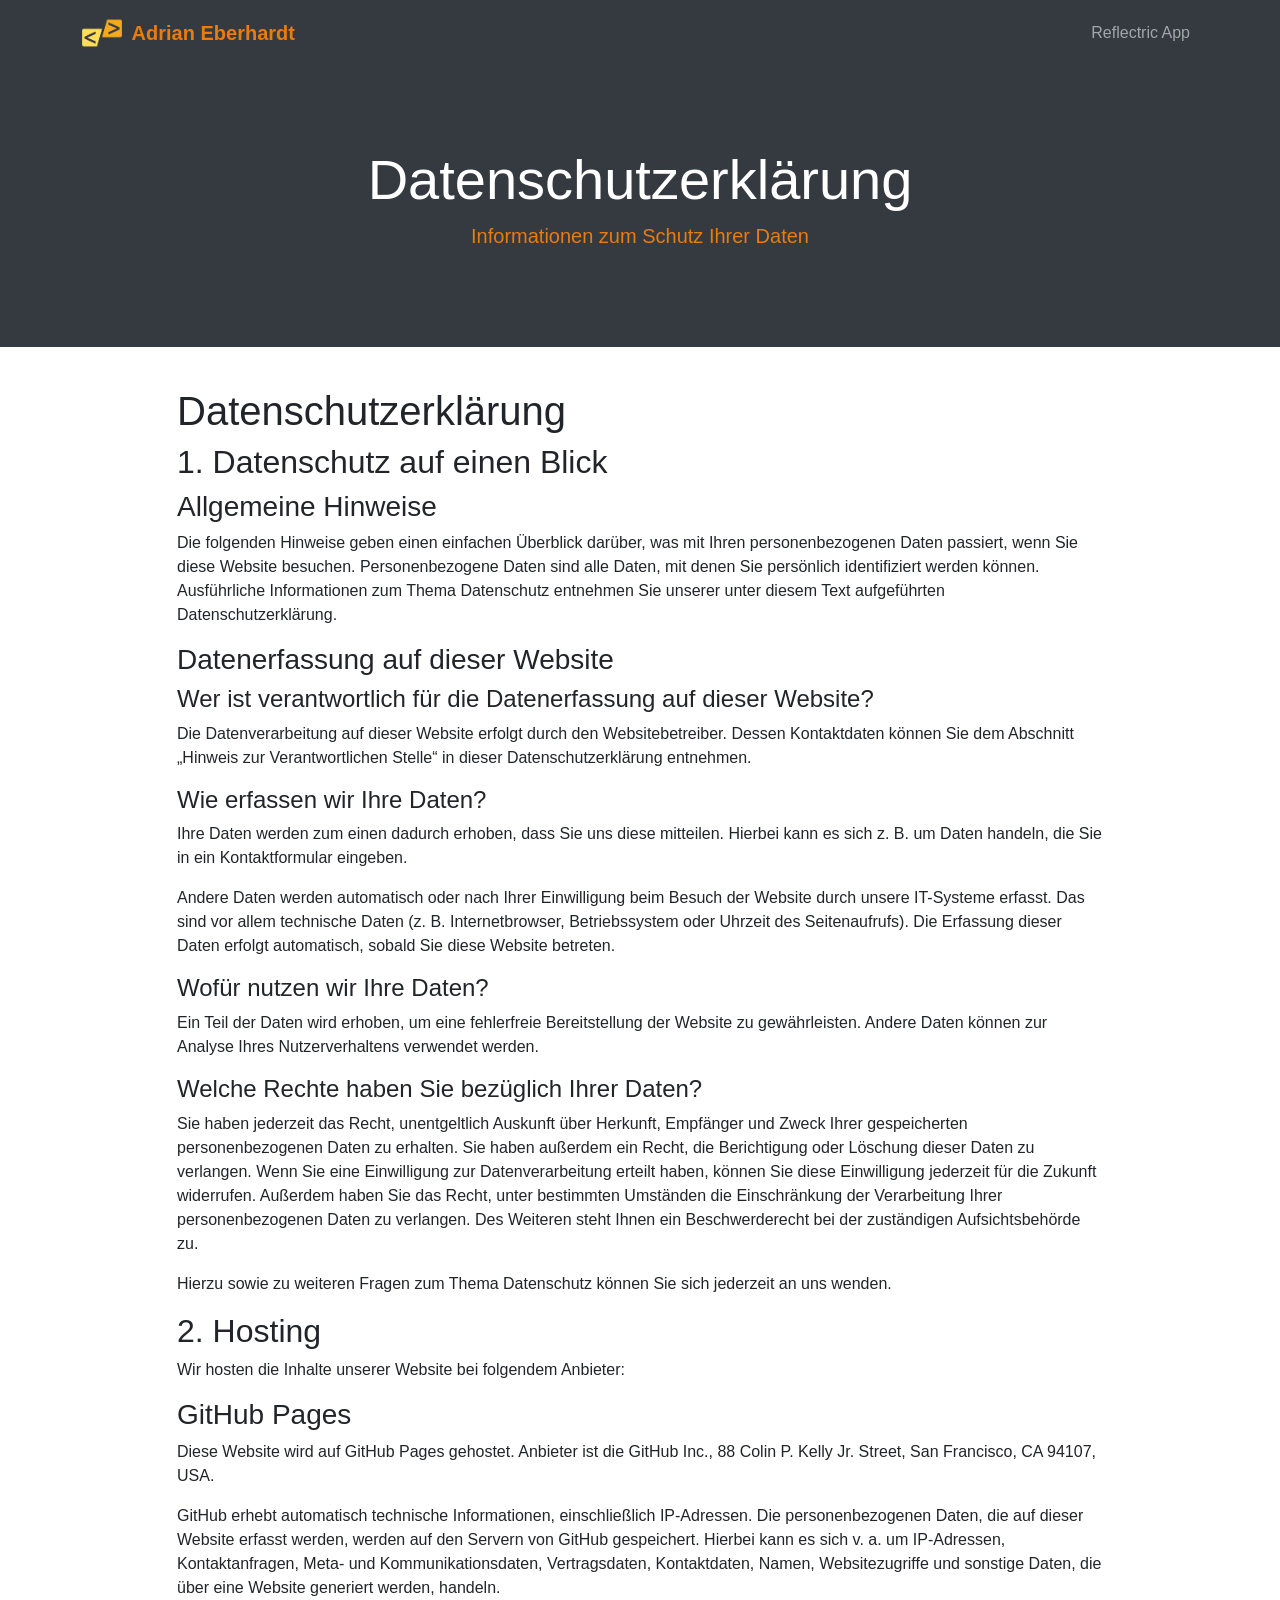
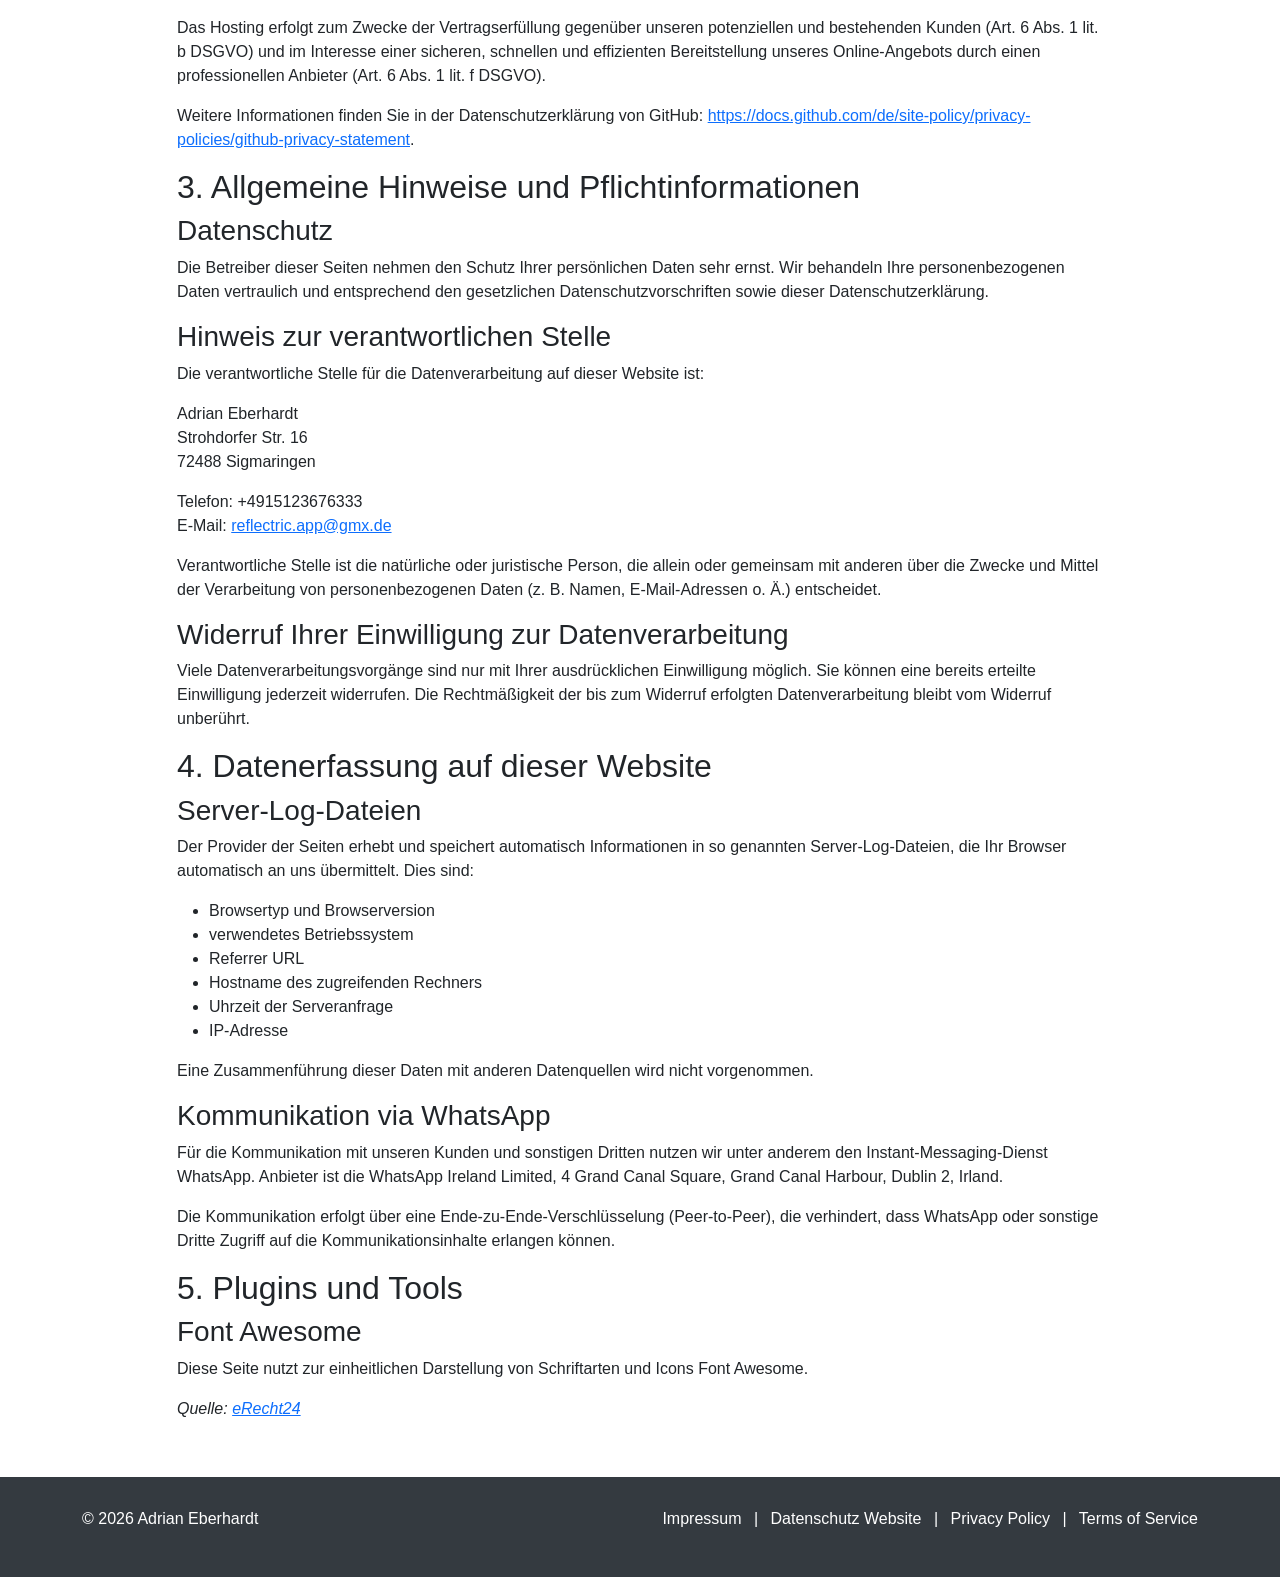
<file: html/datenschutz.html>
<!DOCTYPE html>
<html lang="de">

<head>
  <meta charset="UTF-8">
  <meta name="viewport" content="width=device-width, initial-scale=1.0">
  <meta name="description" content="Datenschutzerklärung für die Reflectric Website">
  <title>Reflectric | Datenschutz</title>

  <!-- Bootstrap CSS -->
  <link href="https://cdn.jsdelivr.net/npm/bootstrap@5.3.0/dist/css/bootstrap.min.css" rel="stylesheet">
  <!-- FontAwesome für Icons -->
  <link rel="stylesheet" href="https://cdnjs.cloudflare.com/ajax/libs/font-awesome/6.4.0/css/all.min.css">

  <style>
    :root {
      --primary: #e87c0f;
      --dark-gray: #343a40;
      --light-gray: #f7f7f7;
    }

    body {
      font-family: 'Helvetica Neue', Arial, sans-serif;
    }

    .navbar {
      background-color: var(--dark-gray);
    }

    .navbar-brand {
      color: var(--primary) !important;
      font-weight: 600;
      display: inline-flex;
      align-items: center;
      gap: 0.6rem;
    }

    .navbar-brand img {
      height: 40px;
      width: auto;
      border-radius: 8px;
    }

    .text-primary {
      color: var(--primary) !important;
    }

    .datenschutz-header {
      background-color: var(--dark-gray);
      color: white;
      padding: 80px 0;
    }

    .section-padding {
      padding: 60px 0;
    }

    footer {
      padding: 30px 0;
      background-color: var(--dark-gray);
      color: white;
    }

    footer a {
      color: white;
      text-decoration: none;
    }

    footer a:hover {
      color: var(--primary);
    }

    h2.datenschutz-title {
      margin-top: 2rem;
      margin-bottom: 1rem;
      font-size: 1.5rem;
      border-bottom: 2px solid var(--primary);
      padding-bottom: 0.5rem;
    }

    main {
      padding: 40px 0;
    }

    .datenschutz-section {
      margin-bottom: 40px;
    }
  </style>
</head>

<body>
  <!-- Navigation -->
  <nav class="navbar navbar-expand-lg navbar-dark sticky-top">
    <div class="container">
      <a class="navbar-brand" href="https://oxadd1.github.io/adrianeberhardt.github.io/">
        <img src="../img/logo.png" alt="Logo Adrian Eberhardt">
        Adrian Eberhardt
      </a>
      <button class="navbar-toggler" type="button" data-bs-toggle="collapse" data-bs-target="#navbarNav">
        <span class="navbar-toggler-icon"></span>
      </button>
      <div class="collapse navbar-collapse" id="navbarNav">
        <ul class="navbar-nav ms-auto">
          <li class="nav-item">
            <a class="nav-link" href="../index.html">Reflectric App</a>
          </li>
        </ul>
      </div>
    </div>
  </nav>

  <!-- Datenschutz Header -->
  <section class="datenschutz-header">
    <div class="container text-center">
      <h1 class="display-4">Datenschutzerklärung</h1>
      <p class="lead"><span class="text-primary">Informationen zum Schutz Ihrer Daten</span></p>
    </div>
  </section>

  <!-- Hier kommt der Hauptinhalt der Datenschutzerklärung -->
  <main>
    <div class="container">
      <div class="row justify-content-center">
        <div class="col-lg-10">
          <h1>Datenschutz&shy;erkl&auml;rung</h1>
          <h2>1. Datenschutz auf einen Blick</h2>
          <h3>Allgemeine Hinweise</h3>
          <p>Die folgenden Hinweise geben einen einfachen &Uuml;berblick dar&uuml;ber, was mit Ihren personenbezogenen
            Daten passiert, wenn Sie diese Website besuchen. Personenbezogene Daten sind alle Daten, mit denen Sie
            pers&ouml;nlich identifiziert werden k&ouml;nnen. Ausf&uuml;hrliche Informationen zum Thema Datenschutz
            entnehmen Sie unserer unter diesem Text aufgef&uuml;hrten Datenschutzerkl&auml;rung.</p>
          <h3>Datenerfassung auf dieser Website</h3>
          <h4>Wer ist verantwortlich f&uuml;r die Datenerfassung auf dieser Website?</h4>
          <p>Die Datenverarbeitung auf dieser Website erfolgt durch den Websitebetreiber. Dessen Kontaktdaten
            k&ouml;nnen Sie dem Abschnitt &bdquo;Hinweis zur Verantwortlichen Stelle&ldquo; in dieser
            Datenschutzerkl&auml;rung entnehmen.</p>
          <h4>Wie erfassen wir Ihre Daten?</h4>
          <p>Ihre Daten werden zum einen dadurch erhoben, dass Sie uns diese mitteilen. Hierbei kann es sich
            z.&nbsp;B. um Daten handeln, die Sie in ein Kontaktformular eingeben.</p>
          <p>Andere Daten werden automatisch oder nach Ihrer Einwilligung beim Besuch der Website durch unsere
            IT-Systeme erfasst. Das sind vor allem technische Daten (z.&nbsp;B. Internetbrowser, Betriebssystem oder
            Uhrzeit des Seitenaufrufs). Die Erfassung dieser Daten erfolgt automatisch, sobald Sie diese Website
            betreten.</p>
          <h4>Wof&uuml;r nutzen wir Ihre Daten?</h4>
          <p>Ein Teil der Daten wird erhoben, um eine fehlerfreie Bereitstellung der Website zu gew&auml;hrleisten.
            Andere Daten k&ouml;nnen zur Analyse Ihres Nutzerverhaltens verwendet werden.</p>
          <h4>Welche Rechte haben Sie bez&uuml;glich Ihrer Daten?</h4>
          <p>Sie haben jederzeit das Recht, unentgeltlich Auskunft &uuml;ber Herkunft, Empf&auml;nger und Zweck Ihrer
            gespeicherten personenbezogenen Daten zu erhalten. Sie haben au&szlig;erdem ein Recht, die Berichtigung
            oder L&ouml;schung dieser Daten zu verlangen. Wenn Sie eine Einwilligung zur Datenverarbeitung erteilt
            haben, k&ouml;nnen Sie diese Einwilligung jederzeit f&uuml;r die Zukunft widerrufen. Au&szlig;erdem
            haben Sie das Recht, unter bestimmten Umst&auml;nden die Einschr&auml;nkung der Verarbeitung Ihrer
            personenbezogenen Daten zu verlangen. Des Weiteren steht Ihnen ein Beschwerderecht bei der
            zust&auml;ndigen Aufsichtsbeh&ouml;rde zu.</p>
          <p>Hierzu sowie zu weiteren Fragen zum Thema Datenschutz k&ouml;nnen Sie sich jederzeit an uns wenden.</p>

          <h2>2. Hosting</h2>
          <p>Wir hosten die Inhalte unserer Website bei folgendem Anbieter:</p>
          <h3>GitHub Pages</h3>
          <p>Diese Website wird auf GitHub Pages gehostet. Anbieter ist die GitHub Inc., 88 Colin P. Kelly Jr. Street,
            San Francisco, CA 94107, USA.</p>
          <p>GitHub erhebt automatisch technische Informationen, einschließlich IP-Adressen. Die personenbezogenen
            Daten, die auf dieser Website erfasst werden,
            werden auf den Servern von GitHub gespeichert. Hierbei kann es sich v.&nbsp;a. um
            IP-Adressen, Kontaktanfragen, Meta- und Kommunikationsdaten, Vertragsdaten, Kontaktdaten, Namen,
            Websitezugriffe und sonstige Daten, die &uuml;ber eine Website generiert werden, handeln.</p>
          <p>Das Hosting erfolgt zum Zwecke der Vertragserf&uuml;llung gegen&uuml;ber unseren potenziellen und
            bestehenden Kunden (Art. 6 Abs. 1 lit. b DSGVO) und im Interesse einer sicheren, schnellen und
            effizienten Bereitstellung unseres Online-Angebots durch einen professionellen Anbieter (Art. 6 Abs. 1
            lit. f DSGVO).</p>
          <p>Weitere Informationen finden Sie in der Datenschutzerkl&auml;rung von GitHub: <a
              href="https://docs.github.com/de/site-policy/privacy-policies/github-privacy-statement" target="_blank"
              rel="noopener noreferrer">https://docs.github.com/de/site-policy/privacy-policies/github-privacy-statement</a>.
          </p>

          <h2>3. Allgemeine Hinweise und Pflicht&shy;informationen</h2>
          <h3>Datenschutz</h3>
          <p>Die Betreiber dieser Seiten nehmen den Schutz Ihrer pers&ouml;nlichen Daten sehr ernst. Wir behandeln
            Ihre personenbezogenen Daten vertraulich und entsprechend den gesetzlichen Datenschutzvorschriften sowie
            dieser Datenschutzerkl&auml;rung.</p>

          <h3>Hinweis zur verantwortlichen Stelle</h3>
          <p>Die verantwortliche Stelle f&uuml;r die Datenverarbeitung auf dieser Website ist:</p>
          <p>Adrian Eberhardt<br />
            Strohdorfer Str. 16<br />
            72488 Sigmaringen</p>

          <p>Telefon: +4915123676333<br />
            E-Mail: <a href="mailto:reflectric.app@gmx.de">reflectric.app@gmx.de</a></p>
          <p>Verantwortliche Stelle ist die nat&uuml;rliche oder juristische Person, die allein oder gemeinsam mit
            anderen &uuml;ber die Zwecke und Mittel der Verarbeitung von personenbezogenen Daten (z.&nbsp;B. Namen,
            E-Mail-Adressen o. &Auml;.) entscheidet.</p>

          <h3>Widerruf Ihrer Einwilligung zur Datenverarbeitung</h3>
          <p>Viele Datenverarbeitungsvorg&auml;nge sind nur mit Ihrer ausdr&uuml;cklichen Einwilligung m&ouml;glich.
            Sie k&ouml;nnen eine bereits erteilte Einwilligung jederzeit widerrufen. Die Rechtm&auml;&szlig;igkeit
            der bis zum Widerruf erfolgten Datenverarbeitung bleibt vom Widerruf unber&uuml;hrt.</p>

          <h2>4. Datenerfassung auf dieser Website</h2>
          <h3>Server-Log-Dateien</h3>
          <p>Der Provider der Seiten erhebt und speichert automatisch Informationen in so genannten
            Server-Log-Dateien, die Ihr Browser automatisch an uns &uuml;bermittelt. Dies sind:</p>
          <ul>
            <li>Browsertyp und Browserversion</li>
            <li>verwendetes Betriebssystem</li>
            <li>Referrer URL</li>
            <li>Hostname des zugreifenden Rechners</li>
            <li>Uhrzeit der Serveranfrage</li>
            <li>IP-Adresse</li>
          </ul>
          <p>Eine Zusammenf&uuml;hrung dieser Daten mit anderen Datenquellen wird nicht vorgenommen.</p>

          <h3>Kommunikation via WhatsApp</h3>
          <p>F&uuml;r die Kommunikation mit unseren Kunden und sonstigen Dritten nutzen wir unter anderem den
            Instant-Messaging-Dienst WhatsApp. Anbieter ist die WhatsApp Ireland Limited, 4 Grand Canal Square,
            Grand Canal Harbour, Dublin 2, Irland.</p>
          <p>Die Kommunikation erfolgt &uuml;ber eine Ende-zu-Ende-Verschl&uuml;sselung (Peer-to-Peer), die
            verhindert, dass WhatsApp oder sonstige Dritte Zugriff auf die Kommunikationsinhalte erlangen
            k&ouml;nnen.</p>

          <h2>5. Plugins und Tools</h2>
          <h3>Font Awesome</h3>
          <p>Diese Seite nutzt zur einheitlichen Darstellung von Schriftarten und Icons Font Awesome.</p>

          <p><em>Quelle: <a href="https://www.e-recht24.de">eRecht24</a></em></p>
        </div>
      </div>
    </div>
  </main>

  <!-- Footer -->
  <footer>
    <div class="container">
      <div class="row">
        <div class="col-md-6 text-center text-md-start">
          <p>&copy; 2026 Adrian Eberhardt</p>
        </div>
        <div class="col-md-6 text-center text-md-end">
          <a href="./impressum.html">Impressum</a>
          <span class="mx-2">|</span>
          <a href="./datenschutz.html">Datenschutz Website</a>
          <span class="mx-2">|</span>
          <a href="./privacy.html">Privacy Policy</a>
          <span class="mx-2">|</span>
          <a href="./terms.html">Terms of Service</a>
        </div>
      </div>
    </div>
  </footer>

  <!-- Bootstrap JS -->
  <script src="https://cdn.jsdelivr.net/npm/bootstrap@5.3.0/dist/js/bootstrap.bundle.min.js"></script>
</body>

</html>
</file>
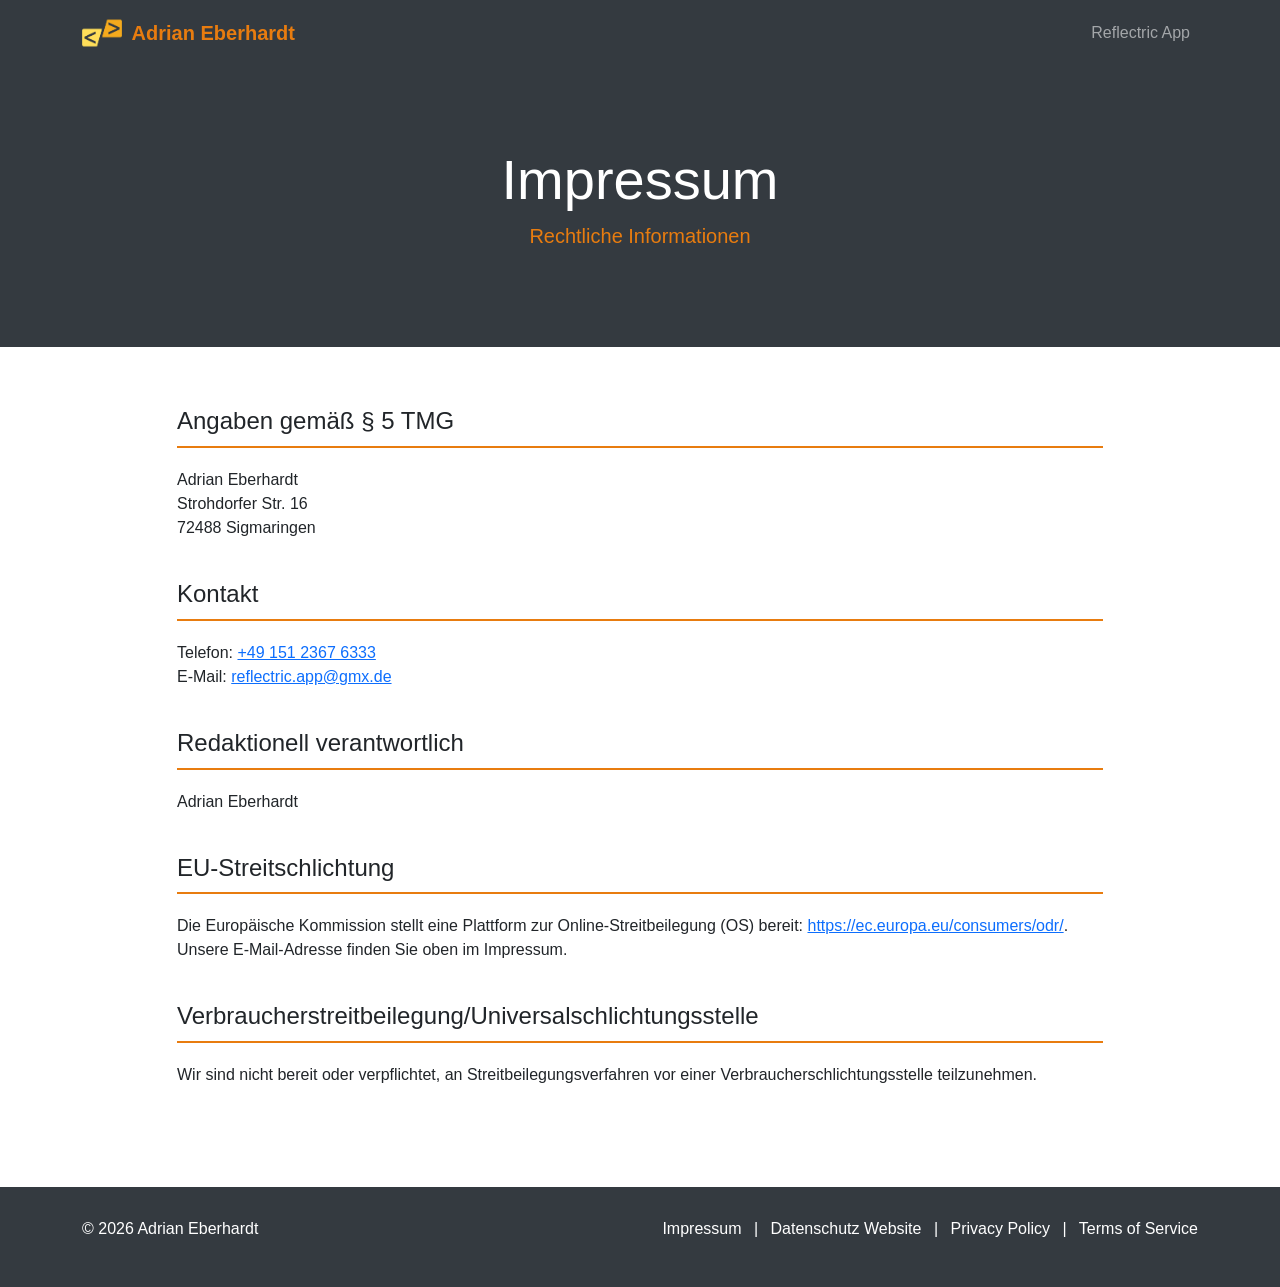
<file: html/impressum.html>
<!DOCTYPE html>
<html lang="de">

<head>
  <meta charset="UTF-8">
  <meta name="viewport" content="width=device-width, initial-scale=1.0">
  <meta name="description" content="Impressum für Reflectric - Rechtliche Informationen">
  <title>Reflectric | Impressum</title>

  <!-- Bootstrap CSS -->
  <link href="https://cdn.jsdelivr.net/npm/bootstrap@5.3.0/dist/css/bootstrap.min.css" rel="stylesheet">
  <!-- FontAwesome für Icons -->
  <link rel="stylesheet" href="https://cdnjs.cloudflare.com/ajax/libs/font-awesome/6.4.0/css/all.min.css">

  <style>
    :root {
      --primary: #e87c0f;
      --dark-gray: #343a40;
      --light-gray: #f7f7f7;
    }

    body {
      font-family: 'Helvetica Neue', Arial, sans-serif;
    }

    .navbar {
      background-color: var(--dark-gray);
    }

    .navbar-brand {
      color: var(--primary) !important;
      font-weight: 600;
      display: inline-flex;
      align-items: center;
      gap: 0.6rem;
    }

    .navbar-brand img {
      height: 40px;
      width: auto;
      border-radius: 8px;
    }

    .text-primary {
      color: var(--primary) !important;
    }

    .impressum-header {
      background-color: var(--dark-gray);
      color: white;
      padding: 80px 0;
    }

    .section-padding {
      padding: 60px 0;
    }

    footer {
      padding: 30px 0;
      background-color: var(--dark-gray);
      color: white;
    }

    footer a {
      color: white;
      text-decoration: none;
    }

    footer a:hover {
      color: var(--primary);
    }

    .impressum-section {
      margin-bottom: 40px;
    }

    .impressum-section h2 {
      border-bottom: 2px solid var(--primary);
      padding-bottom: 10px;
      margin-bottom: 20px;
      font-size: 1.5rem;
    }
  </style>
</head>

<body>
  <!-- Navigation -->
  <nav class="navbar navbar-expand-lg navbar-dark sticky-top">
    <div class="container">
      <a class="navbar-brand" href="https://oxadd1.github.io/adrianeberhardt.github.io/">
        <img src="../img/logo.png" alt="Logo Adrian Eberhardt">
        Adrian Eberhardt
      </a>
      <button class="navbar-toggler" type="button" data-bs-toggle="collapse" data-bs-target="#navbarNav">
        <span class="navbar-toggler-icon"></span>
      </button>
      <div class="collapse navbar-collapse" id="navbarNav">
        <ul class="navbar-nav ms-auto">
          <li class="nav-item">
            <a class="nav-link" href="../index.html">Reflectric App</a>
          </li>
        </ul>
      </div>
    </div>
  </nav>

  <!-- Impressum Header -->
  <section class="impressum-header">
    <div class="container text-center">
      <h1 class="display-4">Impressum</h1>
      <p class="lead"><span class="text-primary">Rechtliche Informationen</span></p>
    </div>
  </section>

  <!-- Impressum Content -->
  <section class="section-padding">
    <div class="container">
      <div class="row justify-content-center">
        <div class="col-lg-10">
          <div class="impressum-section">
            <h2>Angaben gemäß § 5 TMG</h2>
            <p>Adrian Eberhardt<br>
              Strohdorfer Str. 16<br>
              72488 Sigmaringen</p>
          </div>

          <div class="impressum-section">
            <h2>Kontakt</h2>
            <p>Telefon: <a href="tel:+4915123676333">+49 151 2367 6333</a><br>
              E-Mail: <a href="mailto:reflectric.app@gmx.de">reflectric.app@gmx.de</a></p>
          </div>

          <div class="impressum-section">
            <h2>Redaktionell verantwortlich</h2>
            <p>Adrian Eberhardt</p>
          </div>

          <div class="impressum-section">
            <h2>EU-Streitschlichtung</h2>
            <p>Die Europäische Kommission stellt eine Plattform zur Online-Streitbeilegung (OS) bereit:
              <a href="https://ec.europa.eu/consumers/odr/" target="_blank"
                rel="noopener noreferrer">https://ec.europa.eu/consumers/odr/</a>.<br>
              Unsere E-Mail-Adresse finden Sie oben im Impressum.
            </p>
          </div>

          <div class="impressum-section">
            <h2>Verbraucherstreitbeilegung/Universalschlichtungsstelle</h2>
            <p>Wir sind nicht bereit oder verpflichtet, an Streitbeilegungsverfahren vor einer
              Verbraucherschlichtungsstelle teilzunehmen.</p>
          </div>
        </div>
      </div>
    </div>
  </section>

  <!-- Footer -->
  <footer>
    <div class="container">
      <div class="row">
        <div class="col-md-6 text-center text-md-start">
          <p>&copy; 2026 Adrian Eberhardt</p>
        </div>
        <div class="col-md-6 text-center text-md-end">
          <a href="./impressum.html">Impressum</a>
          <span class="mx-2">|</span>
          <a href="./datenschutz.html">Datenschutz Website</a>
          <span class="mx-2">|</span>
          <a href="./privacy.html">Privacy Policy</a>
          <span class="mx-2">|</span>
          <a href="./terms.html">Terms of Service</a>
        </div>
      </div>
    </div>
  </footer>

  <!-- Bootstrap JS -->
  <script src="https://cdn.jsdelivr.net/npm/bootstrap@5.3.0/dist/js/bootstrap.bundle.min.js"></script>
</body>

</html>
</file>
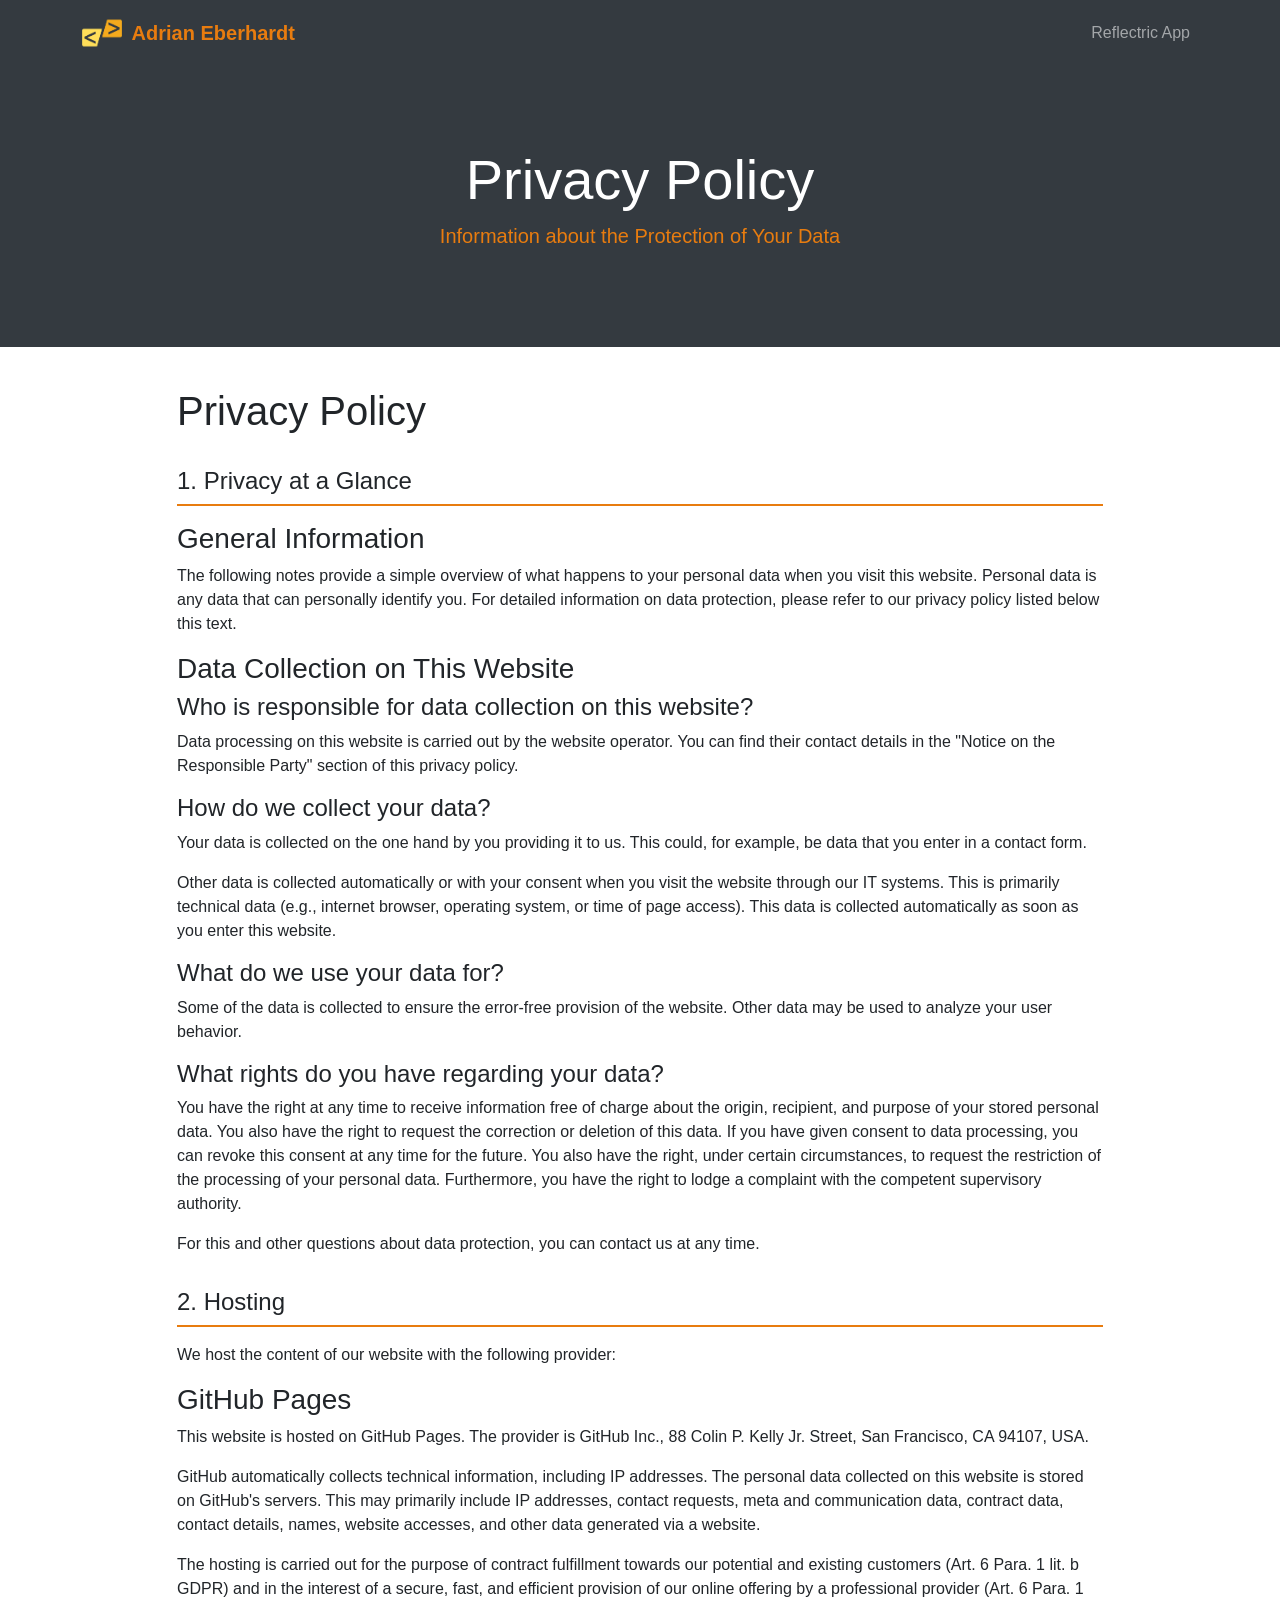
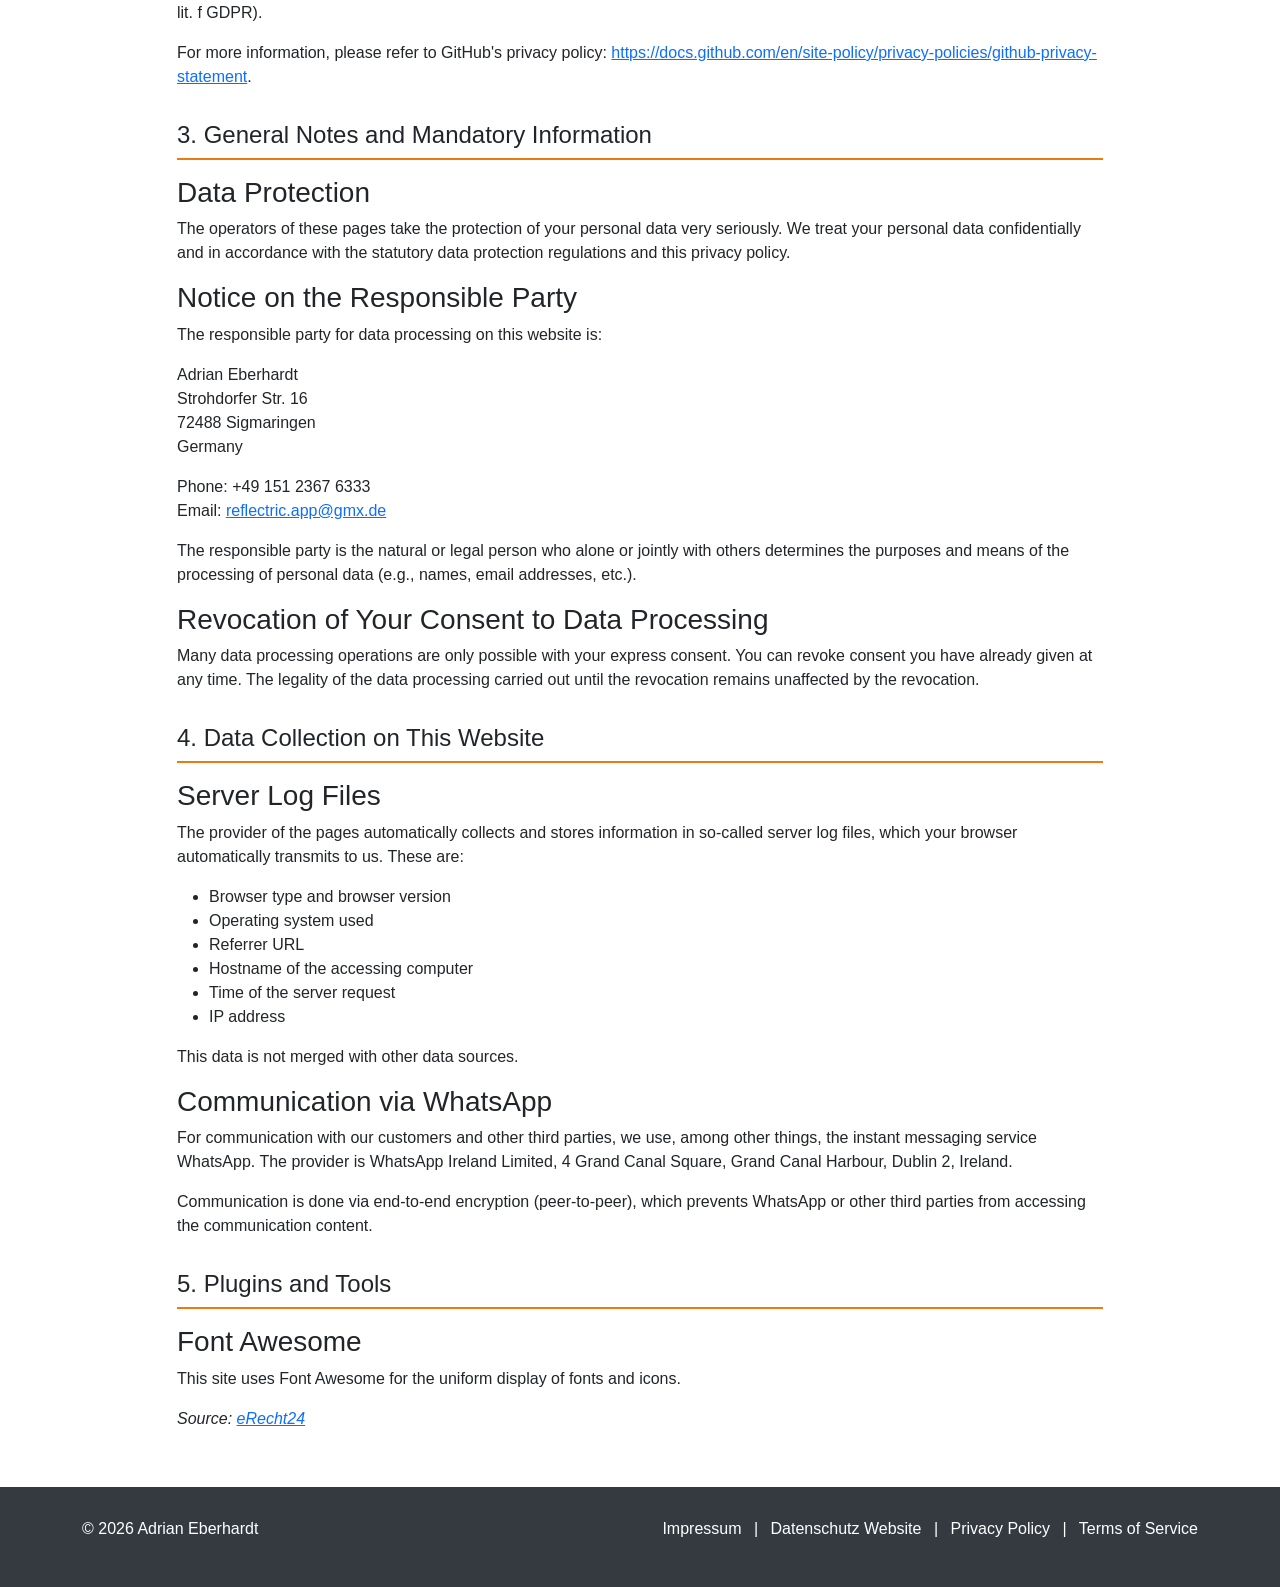
<file: html/privacy-policy.html>
<!DOCTYPE html>
<html lang="en">

<head>
  <meta charset="UTF-8">
  <meta name="viewport" content="width=device-width, initial-scale=1.0">
  <meta name="description" content="Privacy Policy for Reflectric Website">
  <title>Reflectric | Privacy Policy</title>

  <!-- Bootstrap CSS -->
  <link href="https://cdn.jsdelivr.net/npm/bootstrap@5.3.0/dist/css/bootstrap.min.css" rel="stylesheet">
  <!-- FontAwesome for Icons -->
  <link rel="stylesheet" href="https://cdnjs.cloudflare.com/ajax/libs/font-awesome/6.4.0/css/all.min.css">

  <style>
    :root {
      --primary: #e87c0f;
      --dark-gray: #343a40;
      --light-gray: #f7f7f7;
    }

    body {
      font-family: 'Helvetica Neue', Arial, sans-serif;
    }

    .navbar {
      background-color: var(--dark-gray);
    }

    .navbar-brand {
      color: var(--primary) !important;
      font-weight: 600;
      display: inline-flex;
      align-items: center;
      gap: 0.6rem;
    }

    .navbar-brand img {
      height: 40px;
      width: auto;
      border-radius: 8px;
    }

    .text-primary {
      color: var(--primary) !important;
    }

    .privacy-header {
      background-color: var(--dark-gray);
      color: white;
      padding: 80px 0;
    }

    .section-padding {
      padding: 60px 0;
    }

    footer {
      padding: 30px 0;
      background-color: var(--dark-gray);
      color: white;
    }

    footer a {
      color: white;
      text-decoration: none;
    }

    footer a:hover {
      color: var(--primary);
    }

    h2 {
      margin-top: 2rem;
      margin-bottom: 1rem;
      font-size: 1.5rem;
      border-bottom: 2px solid var(--primary);
      padding-bottom: 0.5rem;
    }

    main {
      padding: 40px 0;
    }
  </style>
</head>

<body>
  <!-- Navigation -->
  <nav class="navbar navbar-expand-lg navbar-dark sticky-top">
    <div class="container">
      <a class="navbar-brand" href="https://oxadd1.github.io/adrianeberhardt.github.io/">
        <img src="../img/logo.png" alt="Logo Adrian Eberhardt">
        Adrian Eberhardt
      </a>
      <button class="navbar-toggler" type="button" data-bs-toggle="collapse" data-bs-target="#navbarNav">
        <span class="navbar-toggler-icon"></span>
      </button>
      <div class="collapse navbar-collapse" id="navbarNav">
        <ul class="navbar-nav ms-auto">
          <li class="nav-item">
            <a class="nav-link" href="../index.html">Reflectric App</a>
          </li>
        </ul>
      </div>
    </div>
  </nav>

  <!-- Privacy Header -->
  <section class="privacy-header">
    <div class="container text-center">
      <h1 class="display-4">Privacy Policy</h1>
      <p class="lead"><span class="text-primary">Information about the Protection of Your Data</span></p>
    </div>
  </section>

  <!-- Main Content -->
  <main>
    <div class="container">
      <div class="row justify-content-center">
        <div class="col-lg-10">
          <h1>Privacy Policy</h1>
          <h2>1. Privacy at a Glance</h2>
          <h3>General Information</h3>
          <p>The following notes provide a simple overview of what happens to your personal data when you visit this
            website. Personal data is any data that can personally identify you. For detailed information on data
            protection, please refer to our privacy policy listed below this text.</p>

          <h3>Data Collection on This Website</h3>
          <h4>Who is responsible for data collection on this website?</h4>
          <p>Data processing on this website is carried out by the website operator. You can find their contact details
            in the "Notice on the Responsible Party" section of this privacy policy.</p>

          <h4>How do we collect your data?</h4>
          <p>Your data is collected on the one hand by you providing it to us. This could, for example, be data that you
            enter in a contact form.</p>
          <p>Other data is collected automatically or with your consent when you visit the website through our IT
            systems. This is primarily technical data (e.g., internet browser, operating system, or time of page
            access). This data is collected automatically as soon as you enter this website.</p>

          <h4>What do we use your data for?</h4>
          <p>Some of the data is collected to ensure the error-free provision of the website. Other data may be used to
            analyze your user behavior.</p>

          <h4>What rights do you have regarding your data?</h4>
          <p>You have the right at any time to receive information free of charge about the origin, recipient, and
            purpose of your stored personal data. You also have the right to request the correction or deletion of this
            data. If you have given consent to data processing, you can revoke this consent at any time for the future.
            You also have the right, under certain circumstances, to request the restriction of the processing of your
            personal data. Furthermore, you have the right to lodge a complaint with the competent supervisory
            authority.</p>
          <p>For this and other questions about data protection, you can contact us at any time.</p>

          <h2>2. Hosting</h2>
          <p>We host the content of our website with the following provider:</p>
          <h3>GitHub Pages</h3>
          <p>This website is hosted on GitHub Pages. The provider is GitHub Inc., 88 Colin P. Kelly Jr. Street, San
            Francisco, CA 94107, USA.</p>
          <p>GitHub automatically collects technical information, including IP addresses. The personal data collected on
            this website is stored on GitHub's servers. This may primarily include IP addresses, contact requests, meta
            and communication data, contract data, contact details, names, website accesses, and other data generated
            via a website.</p>
          <p>The hosting is carried out for the purpose of contract fulfillment towards our potential and existing
            customers (Art. 6 Para. 1 lit. b GDPR) and in the interest of a secure, fast, and efficient provision of our
            online offering by a professional provider (Art. 6 Para. 1 lit. f GDPR).</p>
          <p>For more information, please refer to GitHub's privacy policy: <a
              href="https://docs.github.com/en/site-policy/privacy-policies/github-privacy-statement" target="_blank"
              rel="noopener noreferrer">https://docs.github.com/en/site-policy/privacy-policies/github-privacy-statement</a>.
          </p>

          <h2>3. General Notes and Mandatory Information</h2>
          <h3>Data Protection</h3>
          <p>The operators of these pages take the protection of your personal data very seriously. We treat your
            personal data confidentially and in accordance with the statutory data protection regulations and this
            privacy policy.</p>

          <h3>Notice on the Responsible Party</h3>
          <p>The responsible party for data processing on this website is:</p>
          <p>Adrian Eberhardt<br />
            Strohdorfer Str. 16<br />
            72488 Sigmaringen<br />
            Germany</p>

          <p>Phone: +49 151 2367 6333<br />
            Email: <a href="mailto:reflectric.app@gmx.de">reflectric.app@gmx.de</a></p>
          <p>The responsible party is the natural or legal person who alone or jointly with others determines the
            purposes and means of the processing of personal data (e.g., names, email addresses, etc.).</p>

          <h3>Revocation of Your Consent to Data Processing</h3>
          <p>Many data processing operations are only possible with your express consent. You can revoke consent you
            have already given at any time. The legality of the data processing carried out until the revocation remains
            unaffected by the revocation.</p>

          <h2>4. Data Collection on This Website</h2>
          <h3>Server Log Files</h3>
          <p>The provider of the pages automatically collects and stores information in so-called server log files,
            which your browser automatically transmits to us. These are:</p>
          <ul>
            <li>Browser type and browser version</li>
            <li>Operating system used</li>
            <li>Referrer URL</li>
            <li>Hostname of the accessing computer</li>
            <li>Time of the server request</li>
            <li>IP address</li>
          </ul>
          <p>This data is not merged with other data sources.</p>

          <h3>Communication via WhatsApp</h3>
          <p>For communication with our customers and other third parties, we use, among other things, the instant
            messaging service WhatsApp. The provider is WhatsApp Ireland Limited, 4 Grand Canal Square, Grand Canal
            Harbour, Dublin 2, Ireland.</p>
          <p>Communication is done via end-to-end encryption (peer-to-peer), which prevents WhatsApp or other third
            parties from accessing the communication content.</p>

          <h2>5. Plugins and Tools</h2>
          <h3>Font Awesome</h3>
          <p>This site uses Font Awesome for the uniform display of fonts and icons.</p>

          <p><em>Source: <a href="https://www.e-recht24.de/muster-datenschutzerklaerung.html" target="_blank"
                rel="noopener noreferrer">eRecht24</a></em></p>
        </div>
      </div>
    </div>
  </main>

  <!-- Footer -->
  <footer>
    <div class="container">
      <div class="row">
        <div class="col-md-6 text-center text-md-start">
          <p>&copy; 2026 Adrian Eberhardt</p>
        </div>
        <div class="col-md-6 text-center text-md-end">
          <a href="./impressum.html">Impressum</a>
          <span class="mx-2">|</span>
          <a href="./datenschutz.html">Datenschutz Website</a>
          <span class="mx-2">|</span>
          <a href="./privacy.html">Privacy Policy</a>
          <span class="mx-2">|</span>
          <a href="./terms.html">Terms of Service</a>
        </div>
      </div>
    </div>
  </footer>

  <!-- Bootstrap JS -->
  <script src="https://cdn.jsdelivr.net/npm/bootstrap@5.3.0/dist/js/bootstrap.bundle.min.js"></script>
</body>

</html>
</file>
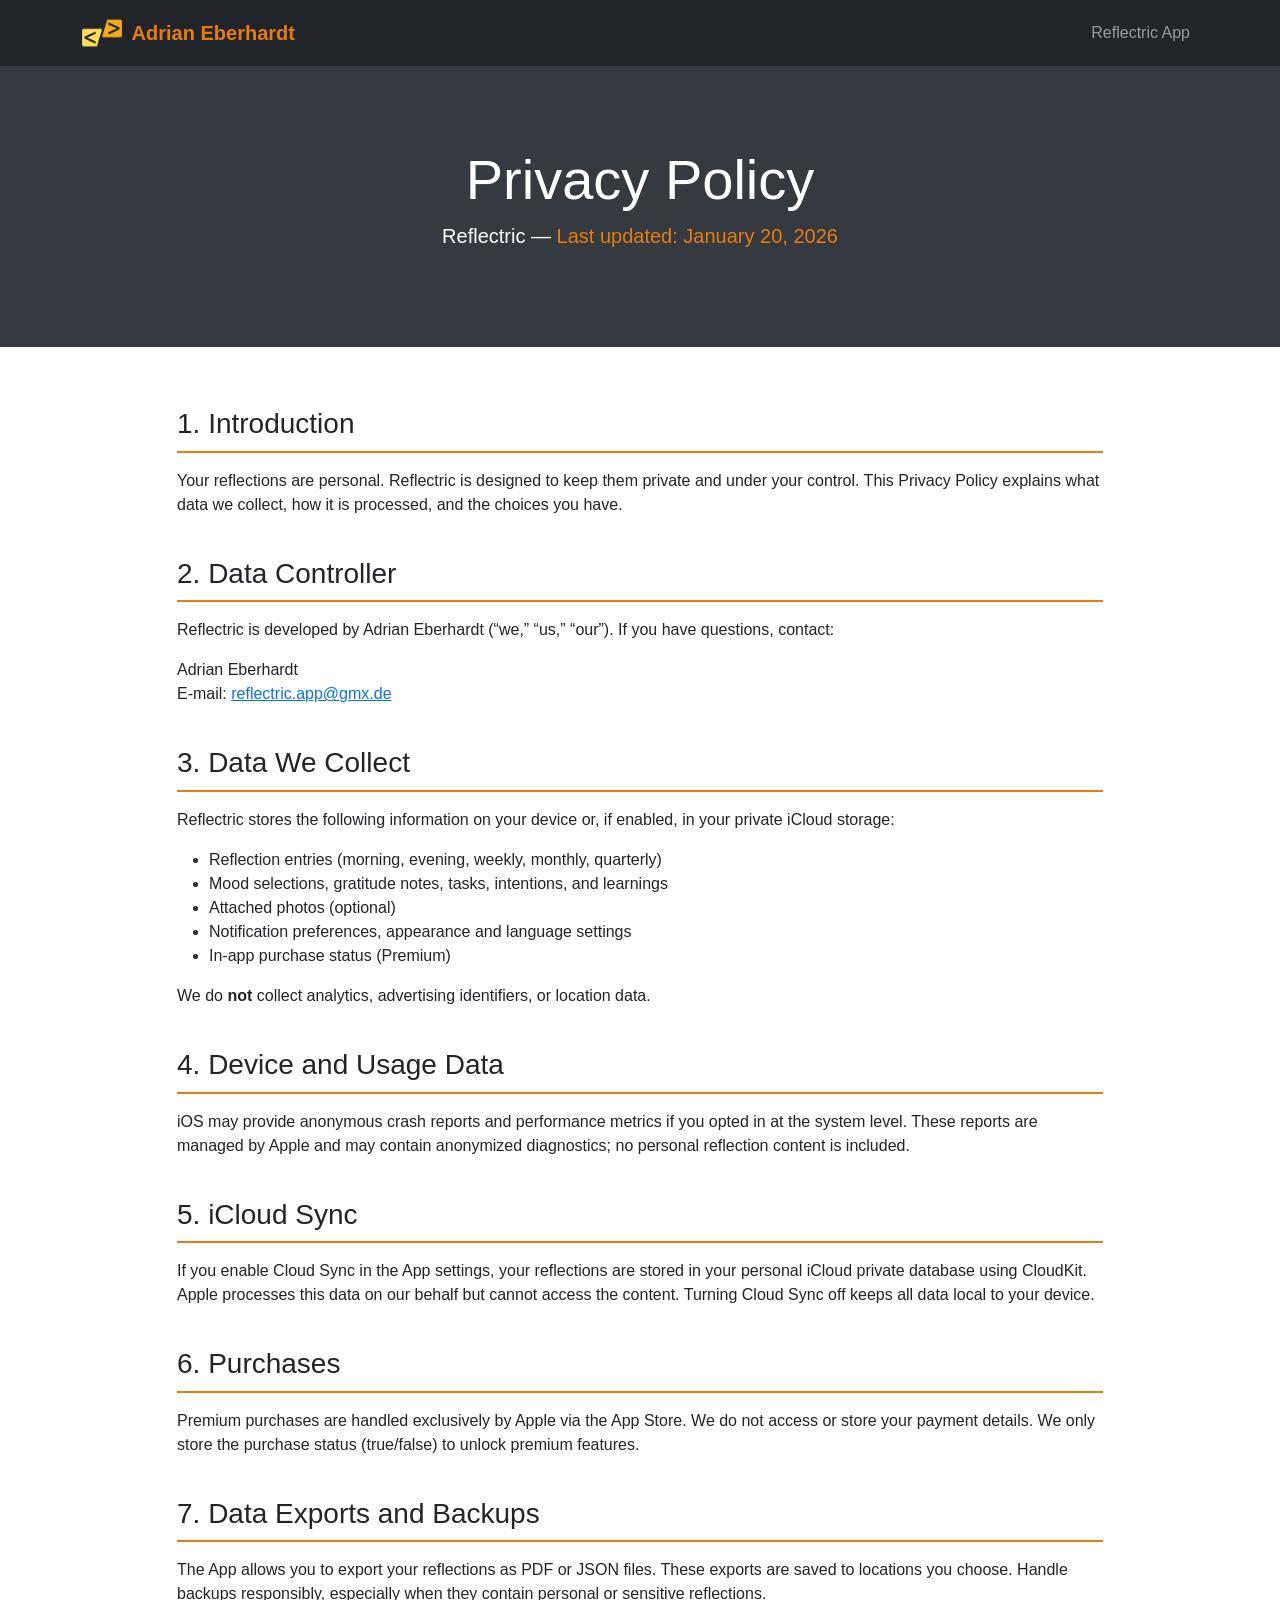
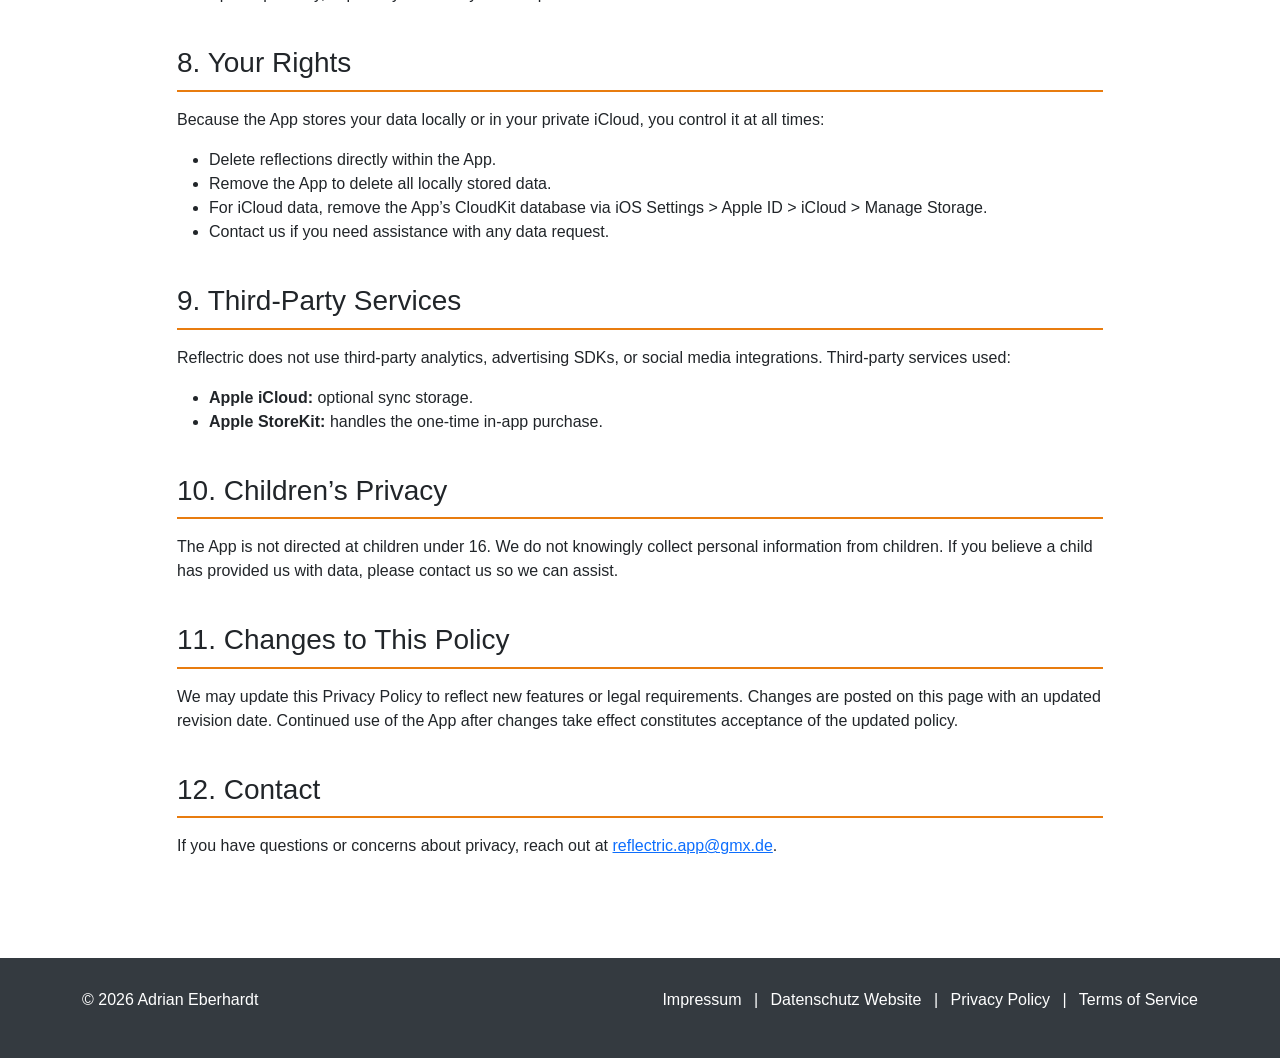
<file: html/privacy.html>
<!DOCTYPE html>
<html lang="en">

<head>
  <meta charset="UTF-8">
  <meta name="viewport" content="width=device-width, initial-scale=1.0">
  <meta name="description" content="Privacy Policy for Reflectric – mindful reflection journal">
  <title>Reflectric | Privacy Policy</title>

  <link href="https://cdn.jsdelivr.net/npm/bootstrap@5.3.0/dist/css/bootstrap.min.css" rel="stylesheet">
  <link rel="stylesheet" href="https://cdnjs.cloudflare.com/ajax/libs/font-awesome/6.4.0/css/all.min.css">

  <style>
    :root {
      --primary: #e87c0f;
      --dark-gray: #343a40;
      --light-gray: #f7f7f7;
    }

    body {
      font-family: 'Helvetica Neue', Arial, sans-serif;
    }

    .navbar-brand {
      color: var(--primary) !important;
      font-weight: 600;
      display: inline-flex;
      align-items: center;
      gap: 0.6rem;
    }

    .navbar-brand img {
      height: 40px;
      width: auto;
      border-radius: 8px;
    }

    .text-primary {
      color: var(--primary) !important;
    }

    .header {
      background-color: var(--dark-gray);
      color: white;
      padding: 80px 0;
    }

    .section-padding {
      padding: 60px 0;
    }

    .privacy-section {
      margin-bottom: 40px;
    }

    .privacy-section h3 {
      border-bottom: 2px solid var(--primary);
      padding-bottom: 10px;
      margin-bottom: 16px;
    }

    footer {
      padding: 30px 0;
      background-color: var(--dark-gray);
      color: white;
    }

    footer a {
      color: white;
      text-decoration: none;
    }

    footer a:hover {
      color: var(--primary);
    }
  </style>
</head>

<body>
  <nav class="navbar navbar-expand-lg navbar-dark bg-dark sticky-top">
    <div class="container">
      <a class="navbar-brand" href="https://oxadd1.github.io/adrianeberhardt.github.io/">
        <img src="../img/logo.png" alt="Logo Adrian Eberhardt">
        Adrian Eberhardt
      </a>
      <button class="navbar-toggler" type="button" data-bs-toggle="collapse" data-bs-target="#navbarNav">
        <span class="navbar-toggler-icon"></span>
      </button>
      <div class="collapse navbar-collapse" id="navbarNav">
        <ul class="navbar-nav ms-auto">
          <li class="nav-item">
            <a class="nav-link" href="../index.html">Reflectric App</a>
          </li>
        </ul>
      </div>
    </div>
  </nav>

  <section class="header">
    <div class="container text-center">
      <h1 class="display-4">Privacy Policy</h1>
      <p class="lead">Reflectric — <span class="text-primary">Last updated: January 20, 2026</span></p>
    </div>
  </section>

  <section class="section-padding">
    <div class="container">
      <div class="row justify-content-center">
        <div class="col-lg-10">
          <div class="privacy-section">
            <h3>1. Introduction</h3>
            <p>Your reflections are personal. Reflectric is designed to keep them private and under your control. This
              Privacy Policy explains what data we collect, how it is processed, and the choices you have.</p>
          </div>

          <div class="privacy-section">
            <h3>2. Data Controller</h3>
            <p>Reflectric is developed by Adrian Eberhardt (“we,” “us,” “our”). If you have questions, contact:</p>
            <p>
              Adrian Eberhardt<br>
              E-mail: <a href="mailto:reflectric.app@gmx.de">reflectric.app@gmx.de</a>
            </p>
          </div>

          <div class="privacy-section">
            <h3>3. Data We Collect</h3>
            <p>Reflectric stores the following information on your device or, if enabled, in your private iCloud
              storage:</p>
            <ul>
              <li>Reflection entries (morning, evening, weekly, monthly, quarterly)</li>
              <li>Mood selections, gratitude notes, tasks, intentions, and learnings</li>
              <li>Attached photos (optional)</li>
              <li>Notification preferences, appearance and language settings</li>
              <li>In-app purchase status (Premium)</li>
            </ul>
            <p>We do <strong>not</strong> collect analytics, advertising identifiers, or location data.</p>
          </div>

          <div class="privacy-section">
            <h3>4. Device and Usage Data</h3>
            <p>iOS may provide anonymous crash reports and performance metrics if you opted in at the system level.
              These reports are managed by Apple and may contain anonymized diagnostics; no personal reflection content
              is included.</p>
          </div>

          <div class="privacy-section">
            <h3>5. iCloud Sync</h3>
            <p>If you enable Cloud Sync in the App settings, your reflections are stored in your personal iCloud private
              database using CloudKit. Apple processes this data on our behalf but cannot access the content. Turning
              Cloud Sync off keeps all data local to your device.</p>
          </div>

          <div class="privacy-section">
            <h3>6. Purchases</h3>
            <p>Premium purchases are handled exclusively by Apple via the App Store. We do not access or store your
              payment details. We only store the purchase status (true/false) to unlock premium features.</p>
          </div>

          <div class="privacy-section">
            <h3>7. Data Exports and Backups</h3>
            <p>The App allows you to export your reflections as PDF or JSON files. These exports are saved to locations
              you choose. Handle backups responsibly, especially when they contain personal or sensitive reflections.
            </p>
          </div>

          <div class="privacy-section">
            <h3>8. Your Rights</h3>
            <p>Because the App stores your data locally or in your private iCloud, you control it at all times:</p>
            <ul>
              <li>Delete reflections directly within the App.</li>
              <li>Remove the App to delete all locally stored data.</li>
              <li>For iCloud data, remove the App’s CloudKit database via iOS Settings &gt; Apple ID &gt; iCloud &gt;
                Manage Storage.</li>
              <li>Contact us if you need assistance with any data request.</li>
            </ul>
          </div>

          <div class="privacy-section">
            <h3>9. Third-Party Services</h3>
            <p>Reflectric does not use third-party analytics, advertising SDKs, or social media integrations.
              Third-party services used:</p>
            <ul>
              <li><strong>Apple iCloud:</strong> optional sync storage.</li>
              <li><strong>Apple StoreKit:</strong> handles the one-time in-app purchase.</li>
            </ul>
          </div>

          <div class="privacy-section">
            <h3>10. Children’s Privacy</h3>
            <p>The App is not directed at children under 16. We do not knowingly collect personal information from
              children. If you believe a child has provided us with data, please contact us so we can assist.</p>
          </div>

          <div class="privacy-section">
            <h3>11. Changes to This Policy</h3>
            <p>We may update this Privacy Policy to reflect new features or legal requirements. Changes are posted on
              this page with an updated revision date. Continued use of the App after changes take effect constitutes
              acceptance of the updated policy.</p>
          </div>

          <div class="privacy-section">
            <h3>12. Contact</h3>
            <p>If you have questions or concerns about privacy, reach out at <a
                href="mailto:reflectric.app@gmx.de">reflectric.app@gmx.de</a>.</p>
          </div>
        </div>
      </div>
    </div>
  </section>

  <footer>
    <div class="container">
      <div class="row">
        <div class="col-md-6 text-center text-md-start">
          <p>&copy; 2026 Adrian Eberhardt</p>
        </div>
        <div class="col-md-6 text-center text-md-end">
          <a href="./impressum.html">Impressum</a>
          <span class="mx-2">|</span>
          <a href="./datenschutz.html">Datenschutz Website</a>
          <span class="mx-2">|</span>
          <a href="./privacy.html">Privacy Policy</a>
          <span class="mx-2">|</span>
          <a href="./terms.html">Terms of Service</a>
        </div>
      </div>
    </div>
  </footer>

  <script src="https://cdn.jsdelivr.net/npm/bootstrap@5.3.0/dist/js/bootstrap.bundle.min.js"></script>
</body>

</html>
</file>
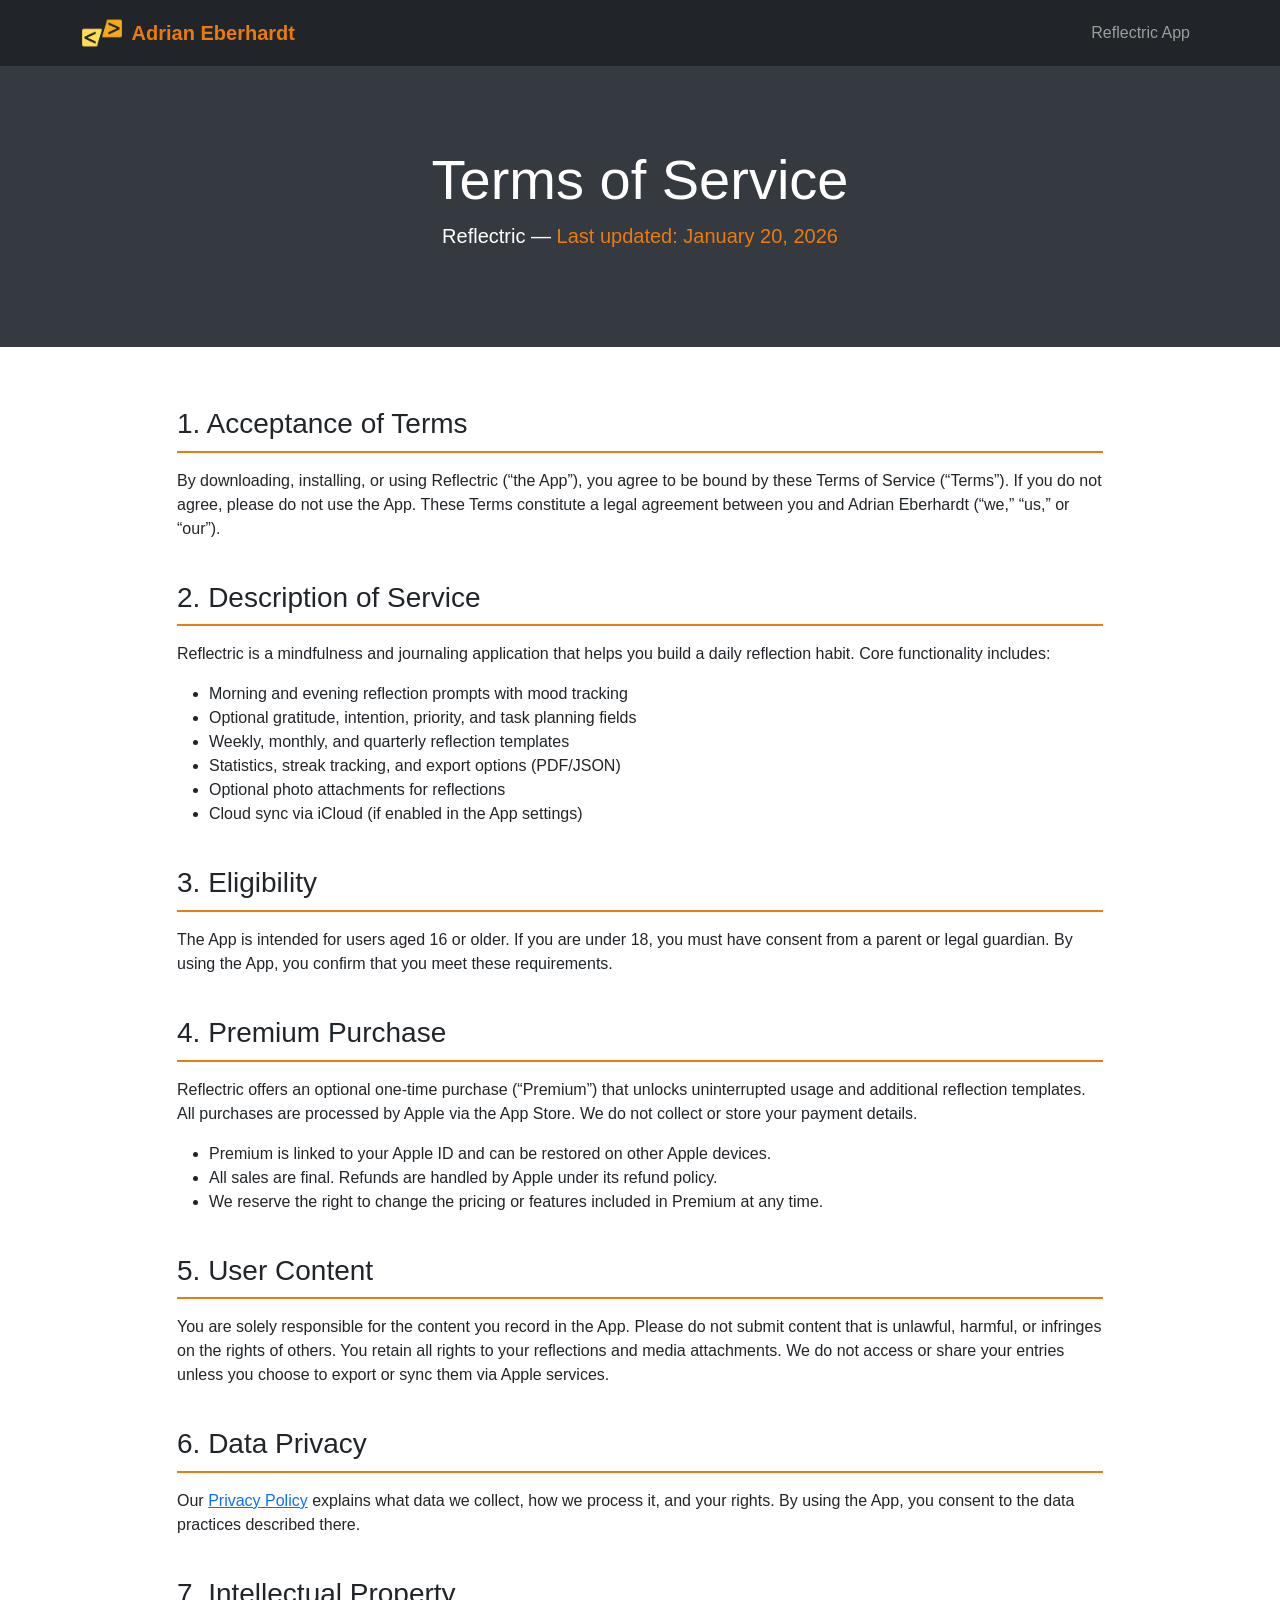
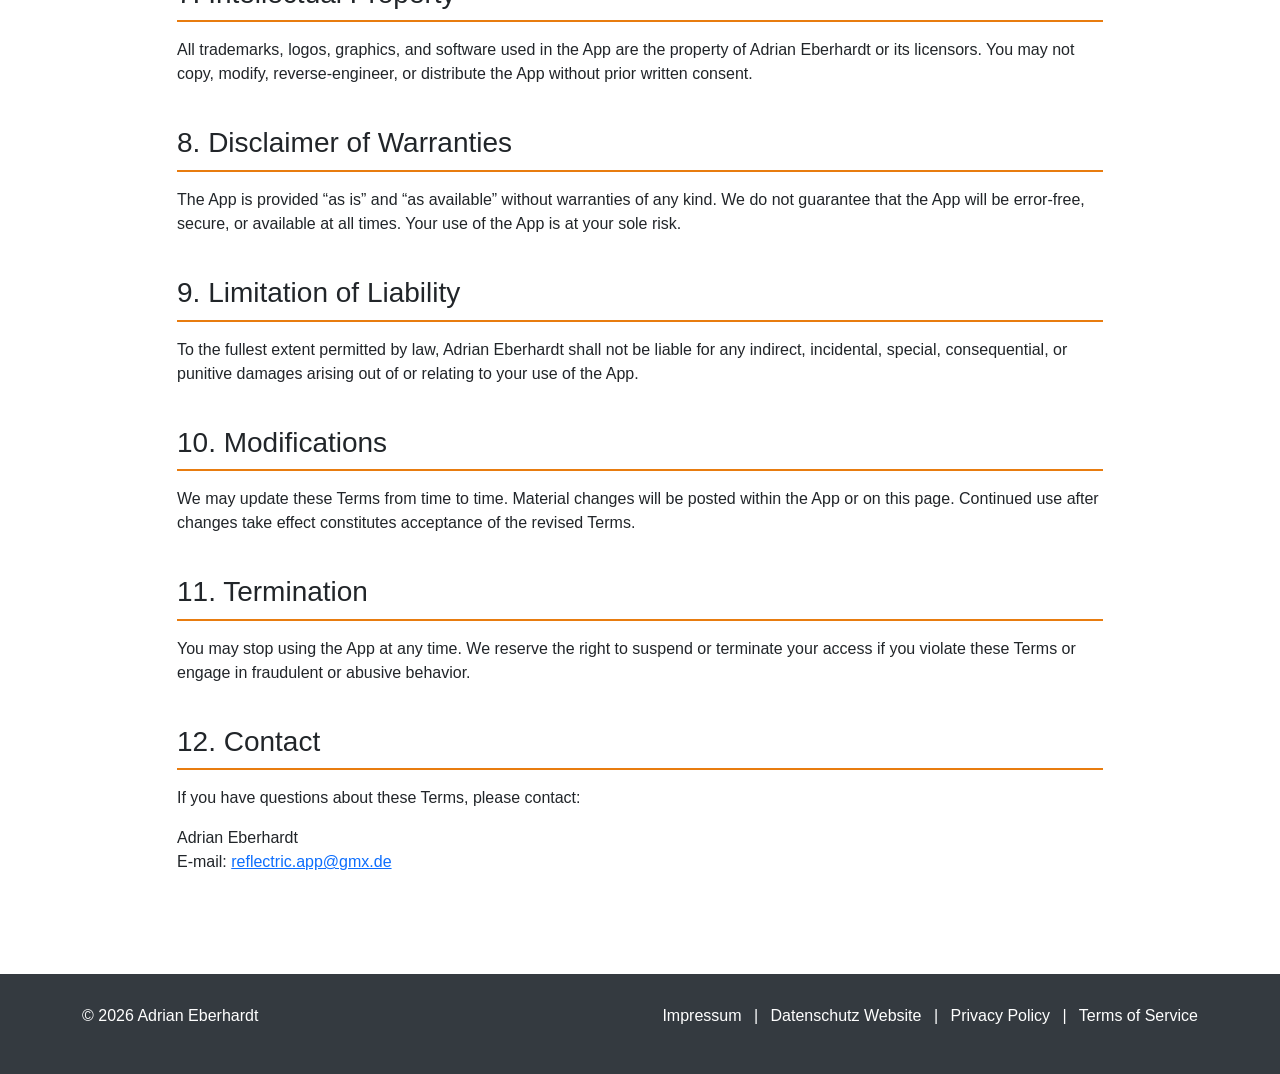
<file: html/terms.html>
<!DOCTYPE html>
<html lang="en">

<head>
  <meta charset="UTF-8">
  <meta name="viewport" content="width=device-width, initial-scale=1.0">
  <meta name="description" content="Terms of Service for Reflectric – the mindful reflection app">
  <title>Reflectric | Terms of Service</title>

  <link href="https://cdn.jsdelivr.net/npm/bootstrap@5.3.0/dist/css/bootstrap.min.css" rel="stylesheet">
  <link rel="stylesheet" href="https://cdnjs.cloudflare.com/ajax/libs/font-awesome/6.4.0/css/all.min.css">

  <style>
    :root {
      --primary: #e87c0f;
      --dark-gray: #343a40;
      --light-gray: #f7f7f7;
    }

    body {
      font-family: 'Helvetica Neue', Arial, sans-serif;
    }

    .navbar-brand {
      color: var(--primary) !important;
      font-weight: 600;
      display: inline-flex;
      align-items: center;
      gap: 0.6rem;
    }

    .navbar-brand img {
      height: 40px;
      width: auto;
      border-radius: 8px;
    }

    .text-primary {
      color: var(--primary) !important;
    }

    .header {
      background-color: var(--dark-gray);
      color: white;
      padding: 80px 0;
    }

    .section-padding {
      padding: 60px 0;
    }

    .terms-section {
      margin-bottom: 40px;
    }

    .terms-section h3 {
      border-bottom: 2px solid var(--primary);
      padding-bottom: 10px;
      margin-bottom: 16px;
    }

    footer {
      padding: 30px 0;
      background-color: var(--dark-gray);
      color: white;
    }

    footer a {
      color: white;
      text-decoration: none;
    }

    footer a:hover {
      color: var(--primary);
    }
  </style>
</head>

<body>
  <nav class="navbar navbar-expand-lg navbar-dark bg-dark sticky-top">
    <div class="container">
      <a class="navbar-brand" href="https://oxadd1.github.io/adrianeberhardt.github.io/">
        <img src="../img/logo.png" alt="Logo Adrian Eberhardt">
        Adrian Eberhardt
      </a>
      <button class="navbar-toggler" type="button" data-bs-toggle="collapse" data-bs-target="#navbarNav">
        <span class="navbar-toggler-icon"></span>
      </button>
      <div class="collapse navbar-collapse" id="navbarNav">
        <ul class="navbar-nav ms-auto">
          <li class="nav-item">
            <a class="nav-link" href="../index.html">Reflectric App</a>
          </li>
        </ul>
      </div>
    </div>
  </nav>

  <section class="header">
    <div class="container text-center">
      <h1 class="display-4">Terms of Service</h1>
      <p class="lead">Reflectric — <span class="text-primary">Last updated: January 20, 2026</span></p>
    </div>
  </section>

  <section class="section-padding">
    <div class="container">
      <div class="row justify-content-center">
        <div class="col-lg-10">
          <div class="terms-section">
            <h3>1. Acceptance of Terms</h3>
            <p>By downloading, installing, or using Reflectric (“the App”), you agree to be bound by these Terms of
              Service (“Terms”). If you do not agree, please do not use the App. These Terms constitute a legal
              agreement between you and Adrian Eberhardt (“we,” “us,” or “our”).</p>
          </div>

          <div class="terms-section">
            <h3>2. Description of Service</h3>
            <p>Reflectric is a mindfulness and journaling application that helps you build a daily reflection habit.
              Core functionality includes:</p>
            <ul>
              <li>Morning and evening reflection prompts with mood tracking</li>
              <li>Optional gratitude, intention, priority, and task planning fields</li>
              <li>Weekly, monthly, and quarterly reflection templates</li>
              <li>Statistics, streak tracking, and export options (PDF/JSON)</li>
              <li>Optional photo attachments for reflections</li>
              <li>Cloud sync via iCloud (if enabled in the App settings)</li>
            </ul>
          </div>

          <div class="terms-section">
            <h3>3. Eligibility</h3>
            <p>The App is intended for users aged 16 or older. If you are under 18, you must have consent from a parent
              or legal guardian. By using the App, you confirm that you meet these requirements.</p>
          </div>

          <div class="terms-section">
            <h3>4. Premium Purchase</h3>
            <p>Reflectric offers an optional one-time purchase (“Premium”) that unlocks uninterrupted usage and
              additional reflection templates. All purchases are processed by Apple via the App Store. We do not collect
              or store your payment details.</p>
            <ul>
              <li>Premium is linked to your Apple ID and can be restored on other Apple devices.</li>
              <li>All sales are final. Refunds are handled by Apple under its refund policy.</li>
              <li>We reserve the right to change the pricing or features included in Premium at any time.</li>
            </ul>
          </div>

          <div class="terms-section">
            <h3>5. User Content</h3>
            <p>You are solely responsible for the content you record in the App. Please do not submit content that is
              unlawful, harmful, or infringes on the rights of others. You retain all rights to your reflections and
              media attachments. We do not access or share your entries unless you choose to export or sync them via
              Apple services.</p>
          </div>

          <div class="terms-section">
            <h3>6. Data Privacy</h3>
            <p>Our <a href="privacy.html">Privacy Policy</a> explains what data we collect, how we process it, and your
              rights. By using the App, you consent to the data practices described there.</p>
          </div>

          <div class="terms-section">
            <h3>7. Intellectual Property</h3>
            <p>All trademarks, logos, graphics, and software used in the App are the property of Adrian Eberhardt or its
              licensors. You may not copy, modify, reverse-engineer, or distribute the App without prior written
              consent.</p>
          </div>

          <div class="terms-section">
            <h3>8. Disclaimer of Warranties</h3>
            <p>The App is provided “as is” and “as available” without warranties of any kind. We do not guarantee that
              the App will be error-free, secure, or available at all times. Your use of the App is at your sole risk.
            </p>
          </div>

          <div class="terms-section">
            <h3>9. Limitation of Liability</h3>
            <p>To the fullest extent permitted by law, Adrian Eberhardt shall not be liable for any indirect,
              incidental, special, consequential, or punitive damages arising out of or relating to your use of the App.
            </p>
          </div>

          <div class="terms-section">
            <h3>10. Modifications</h3>
            <p>We may update these Terms from time to time. Material changes will be posted within the App or on this
              page. Continued use after changes take effect constitutes acceptance of the revised Terms.</p>
          </div>

          <div class="terms-section">
            <h3>11. Termination</h3>
            <p>You may stop using the App at any time. We reserve the right to suspend or terminate your access if you
              violate these Terms or engage in fraudulent or abusive behavior.</p>
          </div>

          <div class="terms-section">
            <h3>12. Contact</h3>
            <p>If you have questions about these Terms, please contact:</p>
            <p>
              Adrian Eberhardt<br>
              E-mail: <a href="mailto:reflectric.app@gmx.de">reflectric.app@gmx.de</a>
            </p>
          </div>
        </div>
      </div>
    </div>
  </section>

  <footer>
    <div class="container">
      <div class="row">
        <div class="col-md-6 text-center text-md-start">
          <p>&copy; 2026 Adrian Eberhardt</p>
        </div>
        <div class="col-md-6 text-center text-md-end">
          <a href="./impressum.html">Impressum</a>
          <span class="mx-2">|</span>
          <a href="./datenschutz.html">Datenschutz Website</a>
          <span class="mx-2">|</span>
          <a href="./privacy.html">Privacy Policy</a>
          <span class="mx-2">|</span>
          <a href="./terms.html">Terms of Service</a>
        </div>
      </div>
    </div>
  </footer>

  <script src="https://cdn.jsdelivr.net/npm/bootstrap@5.3.0/dist/js/bootstrap.bundle.min.js"></script>
</body>

</html>
</file>
